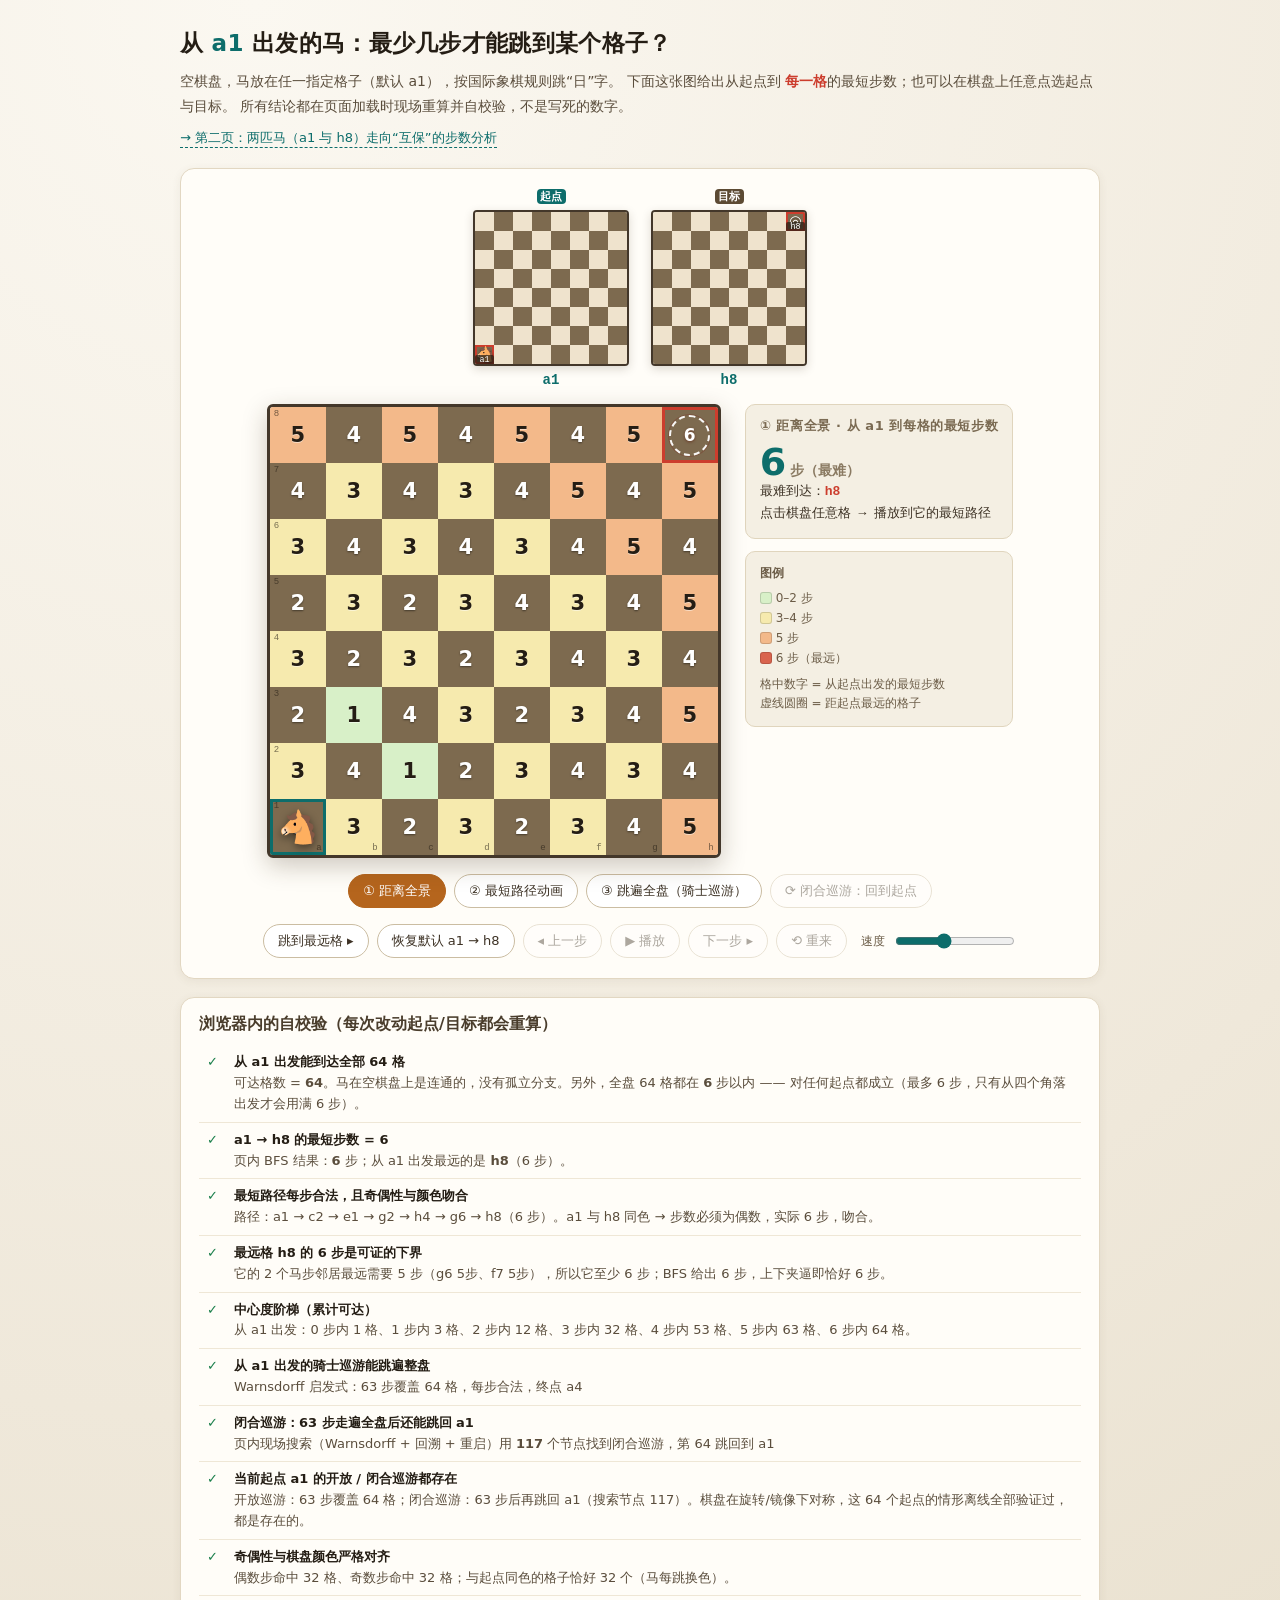
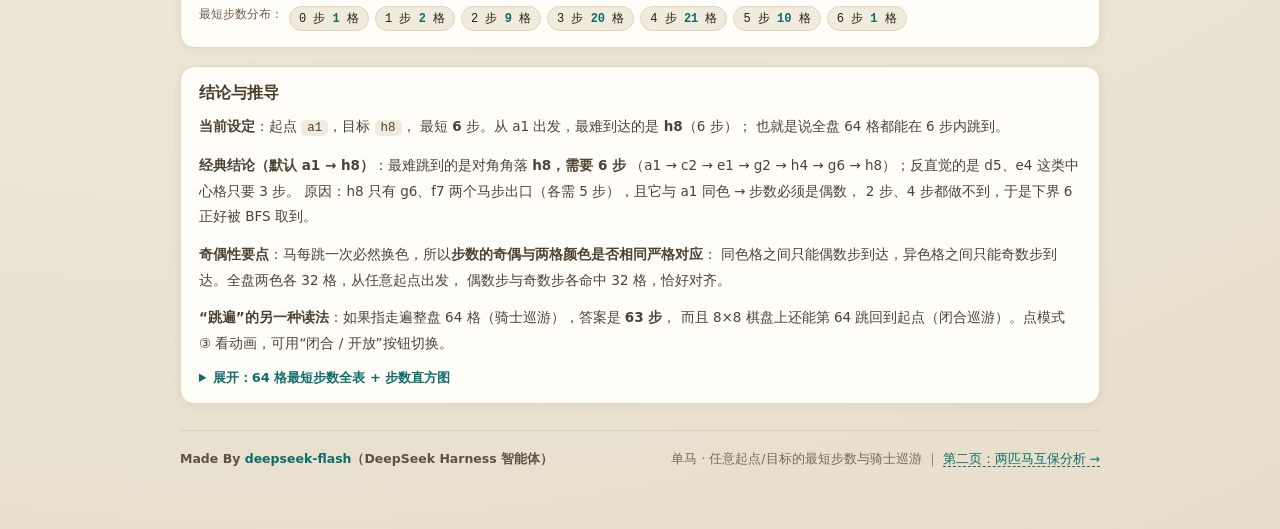
<file: index.html>
<!DOCTYPE html>
<html lang="zh-CN">
<head>
<meta charset="utf-8">
<meta name="viewport" content="width=device-width,initial-scale=1">
<title>马步最短路径 · 任意起点与目标（默认 a1 → h8）</title>
<link rel="stylesheet" href="common.css">
</head>
<body>
<header>
  <h1>从 <span id="hStart">a1</span> 出发的马：最少几步才能跳到某个格子？</h1>
  <p class="lead">
    空棋盘，马放在任一指定格子（默认 a1），按国际象棋规则跳“日”字。
    下面这张图给出从起点到 <b>每一格</b>的最短步数；也可以在棋盘上任意点选起点与目标。
    所有结论都在页面加载时现场重算并自校验，不是写死的数字。
  </p>
  <a class="navlink" href="two-knights.html">→ 第二页：两匹马（a1 与 h8）走向“互保”的步数分析</a>
</header>

<main>
  <section class="panel board-panel">
    <div class="pickers">
      <div class="picker-box" id="pickStartBox">
        <div class="cap"><span class="numtag t1">起点</span></div>
        <div id="pickStart"></div>
        <div class="val" id="valStart">a1</div>
      </div>
      <div class="picker-box" id="pickTargetBox">
        <div class="cap"><span class="numtag">目标</span></div>
        <div id="pickTarget"></div>
        <div class="val" id="valTarget">h8</div>
      </div>
    </div>

    <div class="stage">
      <div><div class="board" id="board"></div></div>
      <div class="side">
        <div class="readout">
          <h3 id="roTitle">当前模式</h3>
          <div class="big" id="roBig">–<small>步</small></div>
          <div class="moves" id="roMoves">–</div>
        </div>
        <div class="readout legend">
          <div style="margin-bottom:6px"><b>图例</b></div>
          <div><span class="swatch" style="background:#d8f0c8"></span>0–2 步</div>
          <div><span class="swatch" style="background:#f6eaae"></span>3–4 步</div>
          <div><span class="swatch" style="background:#f3b98a"></span>5 步</div>
          <div><span class="swatch" style="background:#d9644e"></span>6 步（最远）</div>
          <div style="margin-top:6px">格中数字 = 从起点出发的最短步数<br>虚线圆圈 = 距起点最远的格子</div>
        </div>
      </div>
    </div>

    <div class="controls">
      <button id="btnDist" class="primary">① 距离全景</button>
      <button id="btnPath">② 最短路径动画</button>
      <button id="btnTour">③ 跳遍全盘（骑士巡游）</button>
      <button id="btnClose" disabled>⟳ 闭合巡游：回到起点</button>
    </div>
    <div class="controls">
      <button id="btnFarthest">跳到最远格 ▸</button>
      <button id="btnDefault">恢复默认 a1 → h8</button>
      <button id="btnPrev" disabled>◂ 上一步</button>
      <button id="btnPlay" disabled>▶ 播放</button>
      <button id="btnNext" disabled>下一步 ▸</button>
      <button id="btnReset" disabled>⟲ 重来</button>
      <span class="speed">速度<input type="range" id="speed" min="120" max="1400" value="620" step="20"></span>
    </div>
  </section>

  <section class="panel">
    <h2>浏览器内的自校验（每次改动起点/目标都会重算）</h2>
    <table class="verify" id="verify"></table>
    <div class="dist-chips" id="distChips"></div>
  </section>

  <section class="panel">
    <h2>结论与推导</h2>
    <div class="grid-note" id="conclusion"></div>
    <details>
      <summary>展开：64 格最短步数全表 + 步数直方图</summary>
      <div class="sum-grid" id="sumGrid"></div>
      <div class="hist" id="hist"></div>
    </details>
  </section>
</main>

<footer class="site-footer">
  <div class="madeby">Made By <b>deepseek-flash</b>（DeepSeek Harness 智能体）</div>
  <div>单马 · 任意起点/目标的最短步数与骑士巡游 ｜ <a href="two-knights.html">第二页：两匹马互保分析 →</a></div>
</footer>

<script src="knight-core.js"></script>
<script>
(function(){
"use strict";
const K = window.KnightCore;
const {N, FILES, inB, nameOf, parseAlg, isKnight, isDark, cellColor, bfs, bfsPath,
       warnsdorffTour, closedKnightTour, verifyTour, createPicker} = K;

/* ============================================================
   状态：起点 / 目标 都可以任意指定
   ============================================================ */
const DEFAULT_START = "a1", DEFAULT_TARGET = "h8";
const state = {
  start: DEFAULT_START, target: DEFAULT_TARGET,
  dist: null, farthest: [], maxDist: 0,
  openTour: null, closedTour: null, tourNodes: 0,
  mode: "dist", path: [], tour: [], closed: true,
  idx: 0, playing: false, timer: null
};

const board = document.getElementById("board");
const cellEls = new Map();
const piece = document.createElement("div");
piece.className = "piece";
piece.textContent = "🐴";

function heatColor(d){
  if(d <= 2) return "#d8f0c8";
  if(d <= 4) return "#f6eaae";
  if(d === 5) return "#f3b98a";
  return "#d9644e";
}

/* ---------- 创建主棋盘 ---------- */
for(let r = N - 1; r >= 0; r--){
  for(let f = 0; f < N; f++){
    const alg = nameOf(f, r);
    const el = document.createElement("div");
    el.className = "cell hoverable " + cellColor(f, r);
    const lab = document.createElement("div");
    lab.className = "lab";
    el.appendChild(lab);
    const ring = document.createElement("div");
    ring.className = "ring";
    el.appendChild(ring);
    if(f === 0){
      const co = document.createElement("div");
      co.className = "coord r"; co.textContent = (r + 1); el.appendChild(co);
    }
    if(r === 0){
      const co = document.createElement("div");
      co.className = "coord f"; co.textContent = FILES[f]; el.appendChild(co);
    }
    el.addEventListener("click", () => {
      if(state.mode !== "dist") return;
      state.target = alg;
      document.getElementById("valTarget").textContent = alg;
      if(pickerTarget) pickerTarget.set(alg, true);
      paintPickerMarks();
      setMode("path");
    });
    board.appendChild(el);
    cellEls.set(alg, {el, lab, cell:{f, r, alg}});
  }
}
board.appendChild(piece);

/* 把棋子放到主棋盘的某格（平移量与 .cell 的 offsetLeft/Top 同一坐标系） */
function placeAt(f, r, instant){
  const entry = cellEls.get(nameOf(f, r));
  if(!entry) return;
  piece.classList.toggle("instant", !!instant);
  piece.style.transform = "translate(" + entry.el.offsetLeft + "px," + entry.el.offsetTop + "px)";
  if(instant) void piece.offsetWidth;
}

/* ============================================================
   棋盘渲染
   ============================================================ */
function resetCells(){
  for(const [alg, {el, lab, cell}] of cellEls){
    el.classList.remove("target", "start", "max");
    el.style.background = "";
    lab.textContent = state.dist ? state.dist[cell.f][cell.r] : "·";
    lab.style.color = isDark(cell.f, cell.r) ? "#fff" : "";
    if(alg === state.start) el.classList.add("start");
    if(alg === state.target) el.classList.add("target");
    if(state.dist && state.maxDist > 0 && state.dist[cell.f][cell.r] === state.maxDist) el.classList.add("max");
  }
}
function heatCells(){
  for(const {el, cell} of cellEls.values()){
    if(!isDark(cell.f, cell.r)) el.style.background = heatColor(state.dist[cell.f][cell.r]);
  }
}

/* 起点变化 → 重算距离、最远格、巡游 */
function recompute(){
  const [sf, sr] = parseAlg(state.start);
  state.dist = bfs(sf, sr);
  state.maxDist = 0;
  for(let f = 0; f < N; f++) for(let r = 0; r < N; r++) state.maxDist = Math.max(state.maxDist, state.dist[f][r]);
  state.farthest = [];
  for(let f = 0; f < N; f++) for(let r = 0; r < N; r++){
    if(state.dist[f][r] === state.maxDist) state.farthest.push(nameOf(f, r));
  }
  state.farthest.sort();
  state.openTour = warnsdorffTour(sf, sr);
  const cl = closedKnightTour(sf, sr);
  state.closedTour = cl.tour;
  state.tourNodes = cl.nodes;
  document.getElementById("hStart").textContent = state.start;
}

/* ============================================================
   小棋盘选择器
   ============================================================ */
let pickerStart = null, pickerTarget = null;
function paintPickerMarks(){
  if(!pickerStart || !pickerTarget) return;
  pickerStart.setPieces({[state.start]: "🐴"});
  pickerStart.setBanner(state.start);
  pickerTarget.setPieces({[state.target]: "◎"});
  pickerTarget.setBanner(state.target);
}
function rebuildPickers(){
  const hostS = document.getElementById("pickStart");
  const hostT = document.getElementById("pickTarget");
  hostS.innerHTML = ""; hostT.innerHTML = "";
  pickerStart = createPicker(hostS, state.start, alg => {
    state.start = alg;
    document.getElementById("valStart").textContent = alg;
    recompute();
    paintPickerMarks();
    setMode(state.mode);
  }, {pieces: {[state.start]: "🐴"}, cell: 19});
  pickerTarget = createPicker(hostT, state.target, alg => {
    state.target = alg;
    document.getElementById("valTarget").textContent = alg;
    paintPickerMarks();
    setMode("path");
  }, {cell: 19});
  paintPickerMarks();
}

/* ============================================================
   三种模式与动画
   ============================================================ */
const $ = id => document.getElementById(id);
const roTitle = $("roTitle"), roBig = $("roBig"), roMoves = $("roMoves");
const btnDist = $("btnDist"), btnPath = $("btnPath"), btnTour = $("btnTour"), btnClose = $("btnClose");
const btnPrev = $("btnPrev"), btnNext = $("btnNext"), btnPlay = $("btnPlay"), btnReset = $("btnReset");
const btnFarthest = $("btnFarthest"), btnDefault = $("btnDefault"), speed = $("speed");

const stepDelay = () => 1600 - Number(speed.value);
const tourSeq = close => (close && state.closedTour) ? state.closedTour.concat([parseAlg(state.start)]) : (state.openTour || []);

function stopPlay(){
  state.playing = false;
  btnPlay.textContent = "▶ 播放";
  if(state.timer){ clearTimeout(state.timer); state.timer = null; }
}

function setMode(mode){
  stopPlay();
  state.mode = mode;
  btnDist.classList.toggle("active", mode === "dist");
  btnPath.classList.toggle("active", mode === "path");
  btnTour.classList.toggle("active", mode === "tour");

  resetCells(); heatCells();

  const nav = (mode === "path" || mode === "tour");
  btnPrev.disabled = !nav; btnNext.disabled = !nav;
  btnPlay.disabled = !nav; btnReset.disabled = !nav;
  btnClose.disabled = (mode !== "tour") || !state.closedTour;
  btnClose.classList.toggle("active", mode === "tour" && state.closed);

  if(mode === "dist"){
    roTitle.textContent = "① 距离全景 · 从 " + state.start + " 到每格的最短步数";
    roBig.innerHTML = state.maxDist + "<small>步（最难）</small>";
    roMoves.innerHTML = "最难到达：<b>" + state.farthest.join("、") + "</b><br>点击棋盘任意格 → 播放到它的最短路径";
    placeAt(...parseAlg(state.start), true);
    return;
  }

  if(mode === "path"){
    const s = parseAlg(state.start), t = parseAlg(state.target);
    state.path = (state.start === state.target) ? [s] : (bfsPath(state.dist, s[0], s[1], t[0], t[1]) || []);
    state.idx = state.path.length - 1;
    roTitle.textContent = "② 最短路径 · " + state.start + " → " + state.target;
    placeAt(...s, true);
    renderPathFrame(state.idx);
    return;
  }

  state.tour = tourSeq(state.closed);
  state.idx = 0;
  roTitle.textContent = "③ 骑士巡游 · 从 " + state.start + " 跳遍全部 64 格";
  placeAt(...parseAlg(state.start), true);
  renderTourFrame(0);
}

function renderPathFrame(i){
  resetCells(); heatCells();
  for(let k = 0; k <= i; k++){
    const {lab} = cellEls.get(nameOf(...state.path[k]));
    lab.textContent = k;
    lab.style.color = (k === i) ? "#cc3d2d" : "#0d6d6b";
  }
  placeAt(...state.path[i], false);
  const total = state.path.length - 1;
  roBig.innerHTML = i + "<small>步 / 共 " + total + " 步</small>";
  roMoves.innerHTML = state.path.map(([f,r], k) =>
    k === i ? "<b>" + nameOf(f,r) + "</b>" : nameOf(f,r)).join(" → ");
  roMoves.scrollTop = roMoves.scrollHeight;
  btnPrev.disabled = (i === 0);
  btnNext.disabled = btnPlay.disabled = (i === total);
}

function renderTourFrame(i){
  const total = state.tour.length - 1;
  const isClosing = state.closed && state.tour.length === 65 && i === total;
  const stepOf = new Map();
  for(let k = 0; k <= i; k++) stepOf.set(nameOf(...state.tour[k]), k);
  for(const [alg, {lab}] of cellEls){
    const k = stepOf.get(alg);
    if(k === undefined){ lab.textContent = "·"; lab.style.color = "#9a8b74"; }
    else if(alg === state.start && isClosing){ lab.textContent = "63↩"; lab.style.color = "#cc3d2d"; }
    else { lab.textContent = k; lab.style.color = (k === i) ? "#cc3d2d" : "#0d6d6b"; }
  }
  placeAt(...state.tour[i], false);
  roBig.innerHTML = i + "<small>步 / 共 " + total + " 步</small>";
  const from = Math.max(0, i - 23);
  roMoves.innerHTML = state.tour.slice(from, i + 1).map(([f,r], k) =>
    (from + k) === i ? "<b>" + nameOf(f,r) + "</b>" : nameOf(f,r)).join(" → ") +
    (isClosing ? "<br><b>第 64 跳回到起点 " + state.start + " —— 闭合巡游成立</b>" : "") +
    (state.closed && state.tour.length === 65 && !isClosing
      ? "<br><span style='color:#8a7a62'>最后一步将跳回起点（共 64 跳）</span>" : "");
  roMoves.scrollTop = roMoves.scrollHeight;
  btnPrev.disabled = (i === 0);
  btnNext.disabled = btnPlay.disabled = (i === total);
}

const currentLen = () => state.mode === "path" ? state.path.length : state.mode === "tour" ? state.tour.length : 0;
function renderCurrent(){
  if(state.mode === "path") renderPathFrame(state.idx);
  else if(state.mode === "tour") renderTourFrame(state.idx);
}
function advance(){
  if(state.mode === "dist" || state.idx >= currentLen() - 1){ stopPlay(); return; }
  state.idx++; renderCurrent();
  if(state.idx >= currentLen() - 1){ stopPlay(); return; }
  state.timer = setTimeout(advance, stepDelay());
}

btnDist.addEventListener("click", () => setMode("dist"));
btnPath.addEventListener("click", () => setMode("path"));
btnTour.addEventListener("click", () => setMode("tour"));
btnNext.addEventListener("click", () => { stopPlay(); if(state.idx < currentLen() - 1){ state.idx++; renderCurrent(); } });
btnPrev.addEventListener("click", () => { stopPlay(); if(state.idx > 0){ state.idx--; renderCurrent(); } });
btnReset.addEventListener("click", () => { stopPlay(); state.idx = 0; renderCurrent(); });
btnPlay.addEventListener("click", () => {
  if(state.playing){ stopPlay(); return; }
  if(state.idx >= currentLen() - 1) state.idx = 0;
  state.playing = true; btnPlay.textContent = "⏸ 暂停";
  renderCurrent();
  state.timer = setTimeout(advance, stepDelay());
});
btnFarthest.addEventListener("click", () => {
  state.target = state.farthest[0];
  pickerTarget.set(state.target, true);
  document.getElementById("valTarget").textContent = state.target;
  paintPickerMarks();
  setMode("path");
});
btnDefault.addEventListener("click", () => {
  state.start = DEFAULT_START; state.target = DEFAULT_TARGET;
  document.getElementById("valStart").textContent = DEFAULT_START;
  document.getElementById("valTarget").textContent = DEFAULT_TARGET;
  pickerStart.set(DEFAULT_START, true);
  pickerTarget.set(DEFAULT_TARGET, true);
  recompute(); paintPickerMarks();
  renderStats(); renderConclusion();
  setMode("dist");
});
btnClose.addEventListener("click", () => {
  if(!state.closedTour) return;
  state.closed = !state.closed;
  state.tour = tourSeq(state.closed);
  state.idx = 0;
  btnClose.classList.toggle("active", state.closed);
  btnClose.textContent = state.closed ? "⟳ 闭合巡游：回到起点" : "⟳ 开放巡游：停在终点";
  stopPlay(); renderTourFrame(0);
});

/* ============================================================
   自校验 + 结论
   ============================================================ */
function renderStats(){
  const rows = [];
  const v = (ok, title, detail) => rows.push({ok, title, detail});
  const s = parseAlg(state.start), t = parseAlg(state.target);
  const buckets = {};
  for(let f = 0; f < N; f++) for(let r = 0; r < N; r++){
    const d = state.dist[f][r];
    buckets[d] = (buckets[d] || 0) + 1;
  }
  const reach = state.dist.flat().filter(x => x >= 0).length;
  const dST = state.dist[t[0]][t[1]];

  v(reach === 64, "从 " + state.start + " 出发能到达全部 64 格",
    "可达格数 = <b>" + reach + "</b>。马在空棋盘上是连通的，没有孤立分支。" +
    "另外，全盘 64 格都在 <b>" + state.maxDist + "</b> 步以内 —— 对任何起点都成立（最多 6 步，只有从四个角落出发才会用满 6 步）。");

  v(dST >= 0, state.start + " → " + state.target + " 的最短步数 = " + dST,
    "页内 BFS 结果：<b>" + dST + "</b> 步" + (dST === 0 ? "（起点与目标相同）" : "") +
    "；从 " + state.start + " 出发最远的是 <b>" + state.farthest.join("、") + "</b>（" + state.maxDist + " 步）。");

  const p = (state.start === state.target) ? [s] : bfsPath(state.dist, s[0], s[1], t[0], t[1]);
  let legal = !!p && (p.length - 1) === dST;
  if(p){
    for(let i = 1; i < p.length; i++){
      if(!isKnight(p[i-1][0], p[i-1][1], p[i][0], p[i][1])) legal = false;
      if(state.dist[p[i][0]][p[i][1]] !== state.dist[p[i-1][0]][p[i-1][1]] + 1) legal = false;
    }
  }
  const sameColor = isDark(s[0], s[1]) === isDark(t[0], t[1]);
  v(legal && ((dST % 2 === 0) === sameColor), "最短路径每步合法，且奇偶性与颜色吻合",
    "路径：" + (p ? p.map(([f,r]) => nameOf(f,r)).join(" → ") : "回溯失败") + "（" + (p ? p.length - 1 : "?") + " 步）。" +
    state.start + " 与 " + state.target + (sameColor ? " 同色 → 步数必须为偶数" : " 异色 → 步数必须为奇数") +
    "，实际 " + dST + " 步，吻合。");

  {
    const far = parseAlg(state.farthest[0]);
    const nbs = K.neighbors(far[0], far[1]);
    const maxNb = Math.max(...nbs.map(([f,r]) => state.dist[f][r]));
    v(state.dist[far[0]][far[1]] === maxNb + 1, "最远格 " + state.farthest[0] + " 的 " + state.maxDist + " 步是可证的下界",
      "它的 " + nbs.length + " 个马步邻居最远需要 " + maxNb + " 步（" +
      nbs.map(([f,r]) => nameOf(f,r) + " " + state.dist[f][r] + "步").join("、") +
      "），所以它至少 " + (maxNb + 1) + " 步；BFS 给出 " + state.maxDist + " 步，上下夹逼即恰好 " + state.maxDist + " 步。");

    /* 中心度阶梯：多少格能在 k 步内到达 */
    const ladder = [];
    for(let k = 0; k <= state.maxDist; k++){
      let n = 0;
      for(let f = 0; f < N; f++) for(let r = 0; r < N; r++) if(state.dist[f][r] <= k) n++;
      ladder.push(k + " 步内 " + n + " 格");
    }
    v(ladder[ladder.length - 1].endsWith("64 格"), "中心度阶梯（累计可达）",
      "从 " + state.start + " 出发：" + ladder.join("、") + "。");
  }

  /* 巡游 */
  {
    const vt = verifyTour(state.openTour, s[0], s[1]);
    v(vt.ok, "从 " + state.start + " 出发的骑士巡游能跳遍整盘",
      state.openTour ? "Warnsdorff 启发式：" + (state.openTour.length - 1) + " 步覆盖 64 格，每步合法，终点 " + vt.end : "生成失败");
  }
  {
    const vc = state.closedTour ? verifyTour(state.closedTour, s[0], s[1]) : {ok: false};
    v(!!(vc.ok && vc.closed), "闭合巡游：63 步走遍全盘后还能跳回 " + state.start,
      state.closedTour
        ? "页内现场搜索（Warnsdorff + 回溯 + 重启）用 <b>" + state.tourNodes + "</b> 个节点找到闭合巡游，第 64 跳回到 " + state.start
        : "未找到闭合巡游（页面降级为开放巡游）");
  }
  {
    /* 轻量校验：当前起点的巡游确实存在（不做 8 次重算，避免每次交互都卡顿） */
    const okOpen = !!state.openTour && state.openTour.length === 64;
    const okClosed = !!state.closedTour && state.closedTour.length === 64;
    v(okOpen && okClosed, "当前起点 " + state.start + " 的开放 / 闭合巡游都存在",
      "开放巡游：" + (okOpen ? "63 步覆盖 64 格" : "生成失败") + "；" +
      "闭合巡游：" + (okClosed ? "63 步后再跳回 " + state.start + "（搜索节点 " + state.tourNodes + "）" : "未找到（降级为开放巡游）") +
      "。棋盘在旋转/镜像下对称，这 64 个起点的情形离线全部验证过，都是存在的。");
  }
  {
    const even = Object.keys(buckets).filter(k => Number(k) % 2 === 0).reduce((a,k) => a + buckets[k], 0);
    v(even === 32, "奇偶性与棋盘颜色严格对齐",
      "偶数步命中 " + even + " 格、奇数步命中 " + (64 - even) + " 格；与起点同色的格子恰好 32 个（马每跳换色）。");
  }

  document.getElementById("verify").innerHTML = rows.map(r =>
    "<tr><td class='" + (r.ok ? "ok" : "bad") + "'>" + (r.ok ? "✓" : "✗") +
    "</td><td><b>" + r.title + "</b><br><span style='color:#5a4d3c'>" + r.detail + "</span></td></tr>").join("");

  document.getElementById("distChips").innerHTML =
    "<span style='font-size:12px;color:#6b5c47'>最短步数分布：</span>" +
    Object.keys(buckets).sort((a,b) => a - b).map(k =>
      "<span class='chip'>" + k + " 步 <b>" + buckets[k] + "</b> 格</span>").join("");

  const sumGrid = document.getElementById("sumGrid");
  sumGrid.innerHTML = "";
  for(let r = N - 1; r >= 0; r--){
    for(let f = 0; f < N; f++){
      const d = state.dist[f][r];
      const div = document.createElement("div");
      div.textContent = d;
      div.style.background = heatColor(d);
      div.style.color = isDark(f,r) ? "#3b2f22" : "#2c2418";
      div.title = nameOf(f,r) + " → " + d + " 步";
      sumGrid.appendChild(div);
    }
  }
  const hist = document.getElementById("hist");
  hist.innerHTML = "";
  const maxCount = Math.max(...Object.values(buckets));
  for(const k of Object.keys(buckets).sort((a,b) => a - b)){
    const row = document.createElement("div");
    row.className = "row";
    row.innerHTML = "<span class='k'>" + k + " 步</span>" +
      "<span class='bar' style='width:" + (buckets[k] / maxCount * 260) + "px;background:" + heatColor(Number(k)) + "'></span>" +
      "<span class='n'>" + buckets[k] + " 格</span>";
    hist.appendChild(row);
  }
}

function renderConclusion(){
  const s = parseAlg(state.start), t = parseAlg(state.target);
  const dST = state.dist[t[0]][t[1]];
  const isDefault = (state.start === DEFAULT_START && state.target === DEFAULT_TARGET);
  document.getElementById("conclusion").innerHTML = `
<p style="margin:0 0 12px"><b>当前设定</b>：起点 <code>${state.start}</code>，目标 <code>${state.target}</code>，
最短 <b>${dST}</b> 步。从 ${state.start} 出发，最难到达的是 <b>${state.farthest.join("、")}</b>（${state.maxDist} 步）；
也就是说全盘 64 格都能在 ${state.maxDist} 步内跳到。</p>
${isDefault ? `
<p style="margin:0 0 12px"><b>经典结论（默认 a1 → h8）</b>：最难跳到的是对角角落 <b>h8，需要 6 步</b>
（a1 → c2 → e1 → g2 → h4 → g6 → h8）；反直觉的是 d5、e4 这类中心格只要 3 步。
原因：h8 只有 g6、f7 两个马步出口（各需 5 步），且它与 a1 同色 → 步数必须是偶数，
2 步、4 步都做不到，于是下界 6 正好被 BFS 取到。</p>` : `
<p style="margin:0 0 12px"><b>换个起点会怎样？</b>由棋盘的对称性，起点的“到最远格需要几步”（离心率）
只取决于它属于哪一类：<b>4 个角落</b>最差（要 6 步才能碰到最远格），
<b>24 格</b>是最“居中”的一类（4 步），剩下 <b>36 格</b>需要 5 步。
所以无论马放在哪，<b>全盘 64 格都能在 6 步内跳到</b>，而且只有从四个角落出发才会用满 6 步。</p>`}
<p style="margin:0 0 12px"><b>奇偶性要点</b>：马每跳一次必然换色，所以<b>步数的奇偶与两格颜色是否相同严格对应</b>：
同色格之间只能偶数步到达，异色格之间只能奇数步到达。全盘两色各 32 格，从任意起点出发，
偶数步与奇数步各命中 32 格，恰好对齐。</p>
<p style="margin:0"><b>“跳遍”的另一种读法</b>：如果指走遍整盘 64 格（骑士巡游），答案是 <b>63 步</b>，
而且 8×8 棋盘上还能第 64 跳回到起点（闭合巡游）。点模式 ③ 看动画，可用“闭合 / 开放”按钮切换。</p>`;
}

/* ============================================================
   启动
   ============================================================ */
recompute();
rebuildPickers();
renderStats();
renderConclusion();
setMode("dist");

window.addEventListener("resize", () => {
  const cur = state.mode === "path" ? state.path[state.idx]
            : state.mode === "tour" ? state.tour[state.idx] : null;
  placeAt(...(cur || parseAlg(state.start)), true);
});

window.__knight = {state, K};
})();
</script>
</body>
</html>
</file>
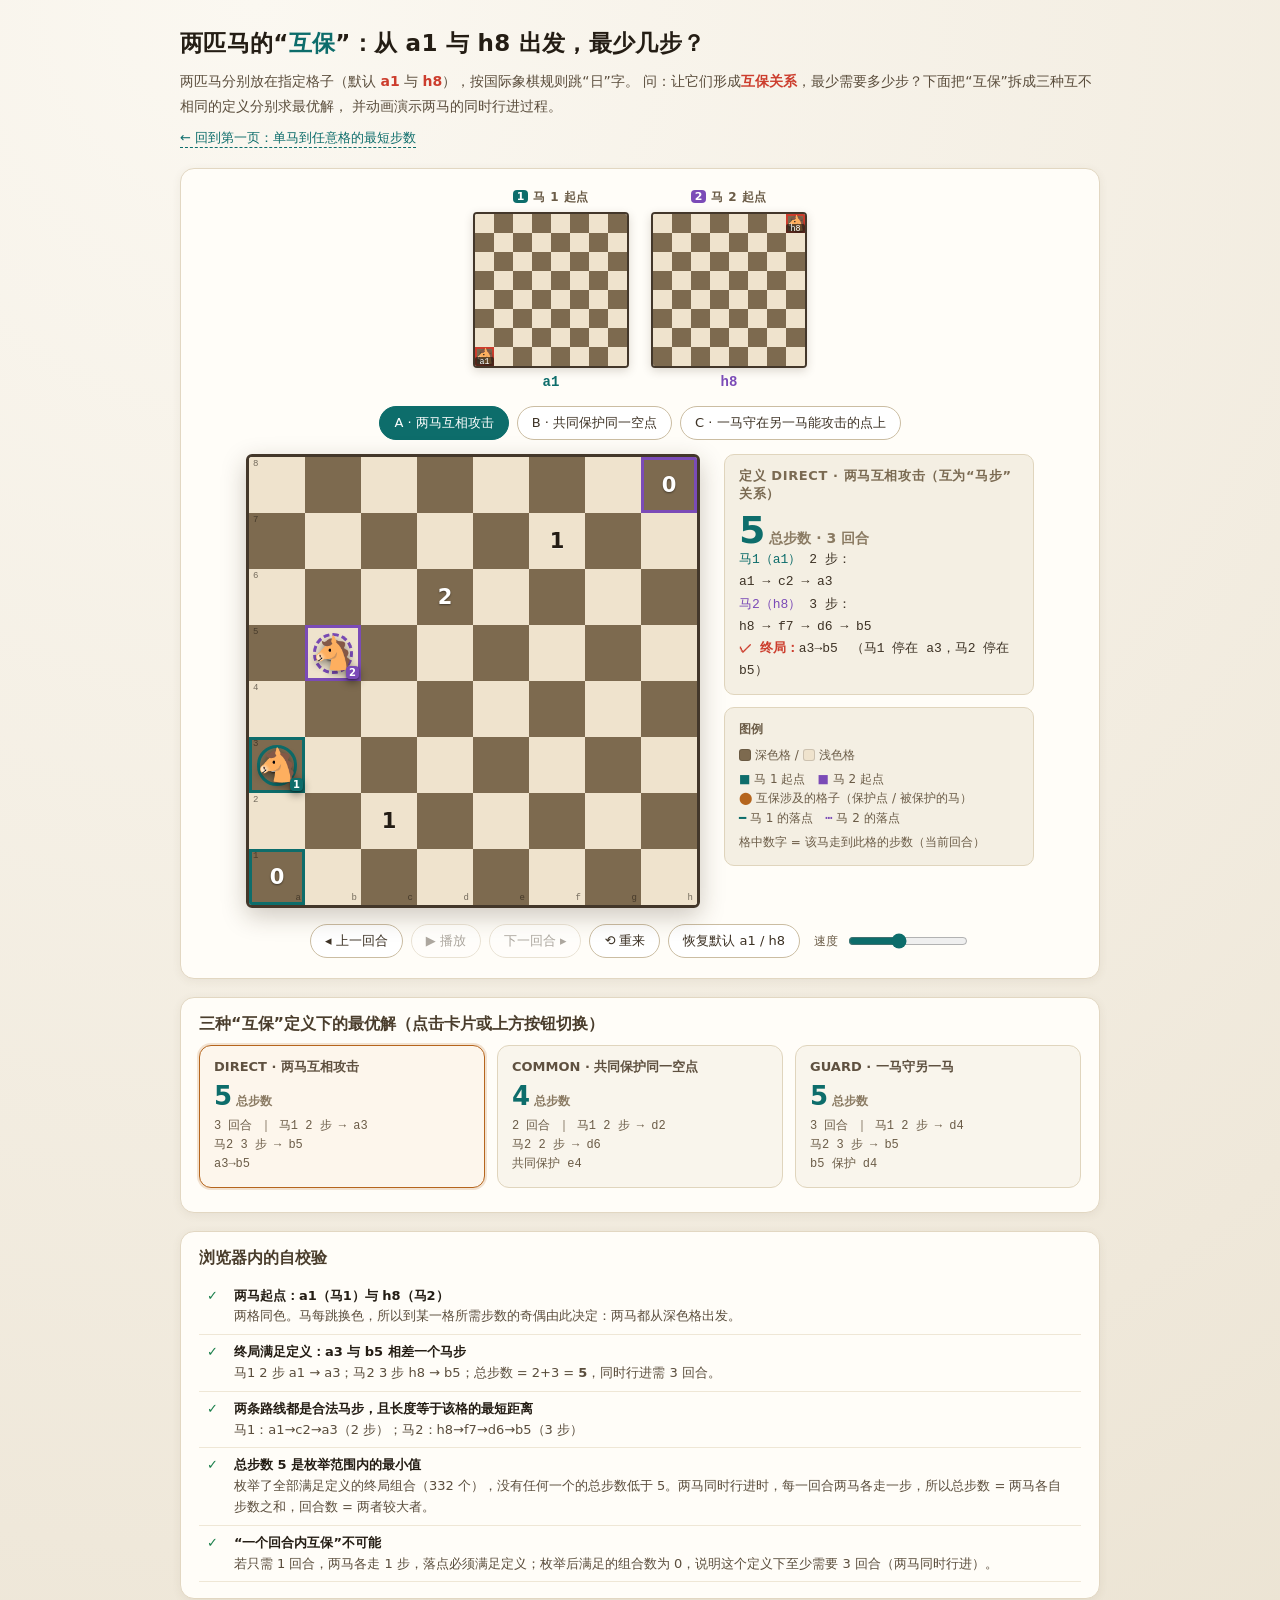
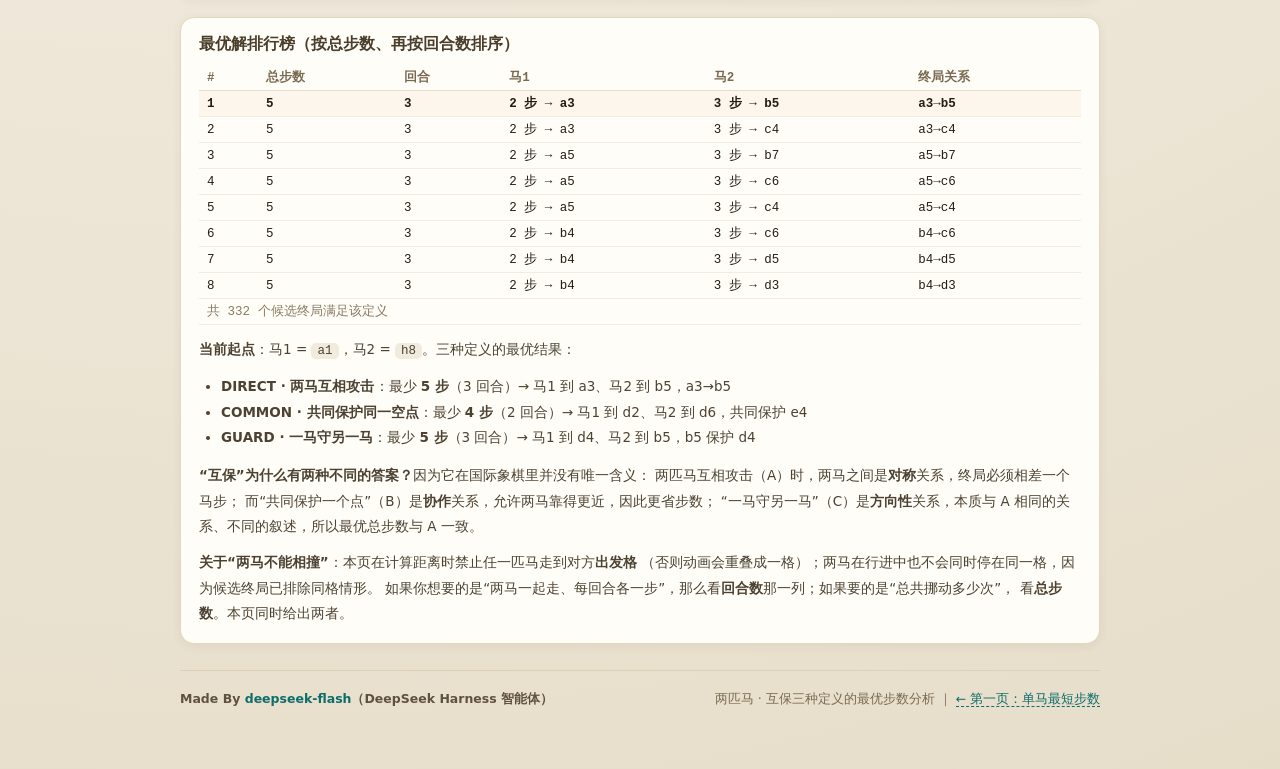
<file: two-knights.html>
<!DOCTYPE html>
<html lang="zh-CN">
<head>
<meta charset="utf-8">
<meta name="viewport" content="width=device-width,initial-scale=1">
<title>两匹马的“互保”分析 · a1 与 h8 出发需要多少步</title>
<link rel="stylesheet" href="common.css">
<style>
.pattern-tabs{display:flex;gap:8px;flex-wrap:wrap;justify-content:center;margin:2px 0 14px}
.pattern-tabs button{font-size:13px}
.answer-grid{display:grid;grid-template-columns:repeat(auto-fit,minmax(250px,1fr));gap:12px;margin-bottom:6px}
.answer-card{border:1px solid #e0d5bd;border-radius:12px;padding:12px 14px;background:#f9f5ec;cursor:pointer;transition:.15s}
.answer-card:hover{border-color:#c9b48d;background:#fdfaf3}
.answer-card.on{border-color:var(--accent2);background:#fdf6ec;box-shadow:0 0 0 2px rgba(181,101,29,.18)}
.answer-card h4{margin:0 0 6px;font-size:13px;color:#5f5140}
.answer-card .num{font-size:26px;font-weight:800;color:var(--accent);font-variant-numeric:tabular-nums;line-height:1.1}
.answer-card .num small{font-size:12px;font-weight:600;color:#8a7a62;margin-left:4px}
.answer-card .det{font-size:12px;color:#6b5c47;line-height:1.6;margin-top:6px;font-family:Consolas,monospace;word-break:break-all}
table.rank{width:100%;border-collapse:collapse;font-size:12.5px;font-family:Consolas,monospace}
table.rank th{text-align:left;color:#7a6a52;font-weight:600;padding:4px 8px;border-bottom:1px solid #e7ddc9;font-family:inherit}
table.rank td{padding:4px 8px;border-bottom:1px solid #f2ece0}
table.rank tr.best td{background:#fdf6ec;font-weight:700}
.legendline{font-size:12px;color:#6b5c47;line-height:1.7;margin-top:8px}
.m1t{color:var(--c1);font-weight:700}
.m2t{color:var(--c2);font-weight:700}
</style>
</head>
<body>
<header>
  <h1>两匹马的“<span>互保</span>”：从 a1 与 h8 出发，最少几步？</h1>
  <p class="lead">
    两匹马分别放在指定格子（默认 <b class="m1t">a1</b> 与 <b class="m2t">h8</b>），按国际象棋规则跳“日”字。
    问：让它们形成<b>互保关系</b>，最少需要多少步？下面把“互保”拆成三种互不相同的定义分别求最优解，
    并动画演示两马的同时行进过程。
  </p>
  <a class="navlink" href="index.html">← 回到第一页：单马到任意格的最短步数</a>
</header>

<main>
  <section class="panel board-panel">
    <div class="pickers">
      <div class="picker-box c1" id="pickABox">
        <div class="cap"><span class="numtag t1">1</span> 马 1 起点</div>
        <div id="pickA"></div>
        <div class="val" id="valA">a1</div>
      </div>
      <div class="picker-box c2" id="pickBBox">
        <div class="cap"><span class="numtag t2">2</span> 马 2 起点</div>
        <div id="pickB"></div>
        <div class="val" id="valB">h8</div>
      </div>
    </div>

    <div class="pattern-tabs">
      <button id="patDirect" class="primary">A · 两马互相攻击</button>
      <button id="patCommon">B · 共同保护同一空点</button>
      <button id="patGuard">C · 一马守在另一马能攻击的点上</button>
    </div>

    <div class="stage">
      <div><div class="board" id="board"></div></div>
      <div class="side">
        <div class="readout">
          <h3 id="roTitle">当前定义</h3>
          <div class="big" id="roBig">–<small>步</small></div>
          <div class="moves" id="roMoves">–</div>
        </div>
        <div class="readout legend">
          <div style="margin-bottom:6px"><b>图例</b></div>
          <div><span class="swatch" style="background:#7d6a4f"></span>深色格 / <span class="swatch" style="background:#efe3cd"></span>浅色格</div>
          <div style="margin-top:4px"><span class="m1t">■</span> 马 1 起点　<span class="m2t">■</span> 马 2 起点</div>
          <div><span style="color:var(--accent2)">⬤</span> 互保涉及的格子（保护点 / 被保护的马）</div>
          <div><span class="m1t">━</span> 马 1 的落点　<span class="m2t">┅</span> 马 2 的落点</div>
          <div style="margin-top:4px">格中数字 = 该马走到此格的步数（当前回合）</div>
        </div>
      </div>
    </div>

    <div class="controls">
      <button id="btnPrev" disabled>◂ 上一回合</button>
      <button id="btnPlay" disabled>▶ 播放</button>
      <button id="btnNext" disabled>下一回合 ▸</button>
      <button id="btnReset" disabled>⟲ 重来</button>
      <button id="btnDemo">恢复默认 a1 / h8</button>
      <span class="speed">速度<input type="range" id="speed" min="150" max="1500" value="700" step="20"></span>
    </div>
  </section>

  <section class="panel">
    <h2>三种“互保”定义下的最优解（点击卡片或上方按钮切换）</h2>
    <div class="answer-grid" id="answerGrid"></div>
    <div class="legendline" id="defNote"></div>
  </section>

  <section class="panel">
    <h2>浏览器内的自校验</h2>
    <table class="verify" id="verify"></table>
  </section>

  <section class="panel">
    <h2>最优解排行榜（按总步数、再按回合数排序）</h2>
    <div class="rank-wrap">
      <table class="rank" id="rankTable"></table>
    </div>
    <div class="grid-note" id="conclusion" style="margin-top:12px"></div>
  </section>
</main>

<footer class="site-footer">
  <div class="madeby">Made By <b>deepseek-flash</b>（DeepSeek Harness 智能体）</div>
  <div>两匹马 · 互保三种定义的最优步数分析 ｜ <a href="index.html">← 第一页：单马最短步数</a></div>
</footer>

<script src="knight-core.js"></script>
<script>
(function(){
"use strict";
const K = window.KnightCore;
const {N, FILES, inB, nameOf, parseAlg, isKnight, isDark, cellColor, bfs, bfsPath, neighbors,
       mutualProtection, PATTERN_LABEL, createPicker} = K;

const DEFAULT_A = "a1", DEFAULT_B = "h8";
const state = {
  A: DEFAULT_A, B: DEFAULT_B,
  pattern: "direct",
  results: {},          // pattern -> mutualProtection 结果
  best: null,
  round: 0, playing: false, timer: null
};

const board = document.getElementById("board");
const cellEls = new Map();
const pieceA = document.createElement("div");
pieceA.className = "piece m1";
pieceA.innerHTML = '🐴<span class="tag">1</span>';
const pieceB = document.createElement("div");
pieceB.className = "piece m2";
pieceB.innerHTML = '🐴<span class="tag">2</span>';

for(let r = N - 1; r >= 0; r--){
  for(let f = 0; f < N; f++){
    const alg = nameOf(f, r);
    const el = document.createElement("div");
    el.className = "cell " + cellColor(f, r);
    const lab = document.createElement("div");
    lab.className = "lab";
    el.appendChild(lab);
    const gr = document.createElement("div");
    gr.className = "guardring";
    el.appendChild(gr);
    if(f === 0){
      const co = document.createElement("div");
      co.className = "coord r"; co.textContent = (r + 1); el.appendChild(co);
    }
    if(r === 0){
      const co = document.createElement("div");
      co.className = "coord f"; co.textContent = FILES[f]; el.appendChild(co);
    }
    board.appendChild(el);
    cellEls.set(alg, {el, lab, gr, cell:{f, r, alg}});
  }
}
board.appendChild(pieceA);
board.appendChild(pieceB);

function placePiece(el, f, r, instant){
  const entry = cellEls.get(nameOf(f, r));
  if(!entry) return;
  el.classList.toggle("instant", !!instant);
  el.style.transform = "translate(" + entry.el.offsetLeft + "px," + entry.el.offsetTop + "px)";
  if(instant) void el.offsetWidth;
}

/* ============================================================
   求解三种定义
   ============================================================ */
function solveAll(){
  const a = parseAlg(state.A), b = parseAlg(state.B);
  for(const p of ["direct", "common", "guard"]){
    state.results[p] = mutualProtection(a[0], a[1], b[0], b[1], p, {maxRound: 7});
  }
}

/* 判断某个候选解的终局是否满足定义（用于自校验） */
function checkBest(pattern, best){
  if(!best) return null;
  const [q1f, q1r] = best.q1, [q2f, q2r] = best.q2;
  if(pattern === "direct") return {ok: isKnight(q1f, q1r, q2f, q2r), note: nameOf(q1f,q1r) + " 与 " + nameOf(q2f,q2r) + " 相差一个马步"};
  if(pattern === "guard")   return {ok: isKnight(q1f, q1r, q2f, q2r), note: nameOf(q2f,q2r) + " 攻击 " + nameOf(q1f,q1r)};
  const shared = neighbors(q1f, q1r).filter(([f,r]) => isKnight(f, r, q2f, q2r));
  return {ok: shared.length > 0, note: "共同保护 " + shared.map(([f,r]) => nameOf(f,r)).join("、")};
}

/* ============================================================
   棋盘绘制
   ============================================================ */
/* 棋盘逐回合绘制：格中数字 = 各马走到该格是第几步（逐步累积，不提前剧透） */
function paintBoard(){
  const a = parseAlg(state.A), b = parseAlg(state.B);
  const best = state.best;
  const r = state.round;
  const aPos = best ? best.p1[Math.min(r, best.m1)] : a;
  const bPos = best ? best.p2[Math.min(r, best.m2)] : b;
  const done = best ? r >= Math.max(best.m1, best.m2) : false;

  for(const {el, lab, cell} of cellEls.values()){
    el.classList.remove("protected", "guarded1", "guarded2", "endA", "endB");
    lab.textContent = "";
    lab.style.color = isDark(cell.f, cell.r) ? "#fff" : "";
  }
  cellEls.get(state.A).el.classList.add("startA");
  cellEls.get(state.B).el.classList.add("startB");

  if(best){
    const mark = (path, upto) => {
      for(let k = 0; k <= Math.min(upto, path.length - 1); k++){
        const alg = nameOf(...path[k]);
        const {lab} = cellEls.get(alg);
        lab.textContent = (lab.textContent && lab.textContent !== String(k)) ? lab.textContent + "/" + k : String(k);
      }
    };
    mark(best.p1, r);
    mark(best.p2, r);
  }
  // 两马当前所处格显示各自的步数（先行到位的马会保持它的步数不变）
  if(best){
    cellEls.get(nameOf(...aPos)).lab.textContent = Math.min(r, best.m1);
    cellEls.get(nameOf(...bPos)).lab.textContent = Math.min(r, best.m2);
  }

  if(best && done){
    const [q1f, q1r] = best.q1, [q2f, q2r] = best.q2;
    cellEls.get(nameOf(q1f, q1r)).el.classList.add("endA", "guarded1");
    cellEls.get(nameOf(q2f, q2r)).el.classList.add("endB", "guarded2");
    if(state.pattern === "common"){
      for(const [f,rr] of neighbors(q1f, q1r)){
        if(isKnight(f, rr, q2f, q2r)) cellEls.get(nameOf(f, rr)).el.classList.add("protected");
      }
    } else {
      cellEls.get(nameOf(q1f, q1r)).el.classList.add("protected");
      cellEls.get(nameOf(q2f, q2r)).el.classList.add("protected");
    }
  }
  placePiece(pieceA, aPos[0], aPos[1], true);
  placePiece(pieceB, bPos[0], bPos[1], true);
}

/* ============================================================
   回合与动画
   ============================================================ */
const $ = id => document.getElementById(id);
const roTitle = $("roTitle"), roBig = $("roBig"), roMoves = $("roMoves");
const btnPrev = $("btnPrev"), btnNext = $("btnNext"), btnPlay = $("btnPlay"), btnReset = $("btnReset");
const btnDemo = $("btnDemo"), speed = $("speed");

const totalRounds = () => state.best ? Math.max(state.best.m1, state.best.m2) : 0;
const stepDelay = () => 1650 - Number(speed.value);

function stopPlay(){
  state.playing = false;
  btnPlay.textContent = "▶ 播放";
  if(state.timer){ clearTimeout(state.timer); state.timer = null; }
}
function setRound(r){
  state.round = Math.max(0, Math.min(r, totalRounds()));
  paintBoard();
  renderReadout();
  btnPrev.disabled = (state.round === 0);
  btnNext.disabled = btnPlay.disabled = (state.round >= totalRounds());
}
function advance(){
  if(state.round >= totalRounds()){ stopPlay(); return; }
  setRound(state.round + 1);
  if(state.round >= totalRounds()){ stopPlay(); return; }
  state.timer = setTimeout(advance, stepDelay());
}

function renderReadout(){
  const best = state.best;
  if(!best){
    roBig.innerHTML = "–";
    roMoves.textContent = "当前定义在搜索范围内无解。";
    return;
  }
  const r = state.round, done = r >= totalRounds();
  roTitle.textContent = "定义 " + state.pattern.toUpperCase() + " · " + PATTERN_LABEL[state.pattern];
  roBig.innerHTML = best.total + "<small>总步数 · " + totalRounds() + " 回合</small>";
  const p1 = best.p1.slice(0, Math.min(r, best.m1) + 1).map(([f,rr]) => nameOf(f,rr));
  const p2 = best.p2.slice(0, Math.min(r, best.m2) + 1).map(([f,rr]) => nameOf(f,rr));
  roMoves.innerHTML =
    "<span class='m1text'>马1（" + state.A + "）</span> " + best.m1 + " 步：<br>" + p1.join(" → ") +
    "<br><span class='m2text'>马2（" + state.B + "）</span> " + best.m2 + " 步：<br>" + p2.join(" → ") +
    "<br>" + (done
      ? "<b>✓ 终局：</b>" + best.note + "　（马1 停在 " + nameOf(...best.q1) + "，马2 停在 " + nameOf(...best.q2) + "）"
      : "<span style='color:#8a7a62'>已走 " + r + " / " + totalRounds() + " 回合</span>");
  roMoves.scrollTop = roMoves.scrollHeight;
}

/* ============================================================
   结果卡片 / 排行榜 / 自校验
   ============================================================ */
const PATTERNS = ["direct", "common", "guard"];
const SHORT = {direct: "两马互相攻击", common: "共同保护同一空点", guard: "一马守另一马"};
const DESC = {
  direct: "终局时两匹马彼此都是对方的合法马步落点 —— 你吃我、我也吃你，标准的“互保/互攻”关系。",
  common: "两匹马各自站在同一个空点的马步范围内，共同保护那个点（实战里常用来守一个关键格）。",
  guard:  "一匹马停在另一匹马能攻击到的格子上：后者负责保护前者（方向性关系，与 direct 的对称关系不同）。"
};

function renderCards(){
  const host = $("answerGrid");
  host.innerHTML = "";
  for(const p of PATTERNS){
    const R = state.results[p];
    const b = R ? R.best : null;
    const card = document.createElement("div");
    card.className = "answer-card" + (p === state.pattern ? " on" : "");
    card.innerHTML = "<h4>" + p.toUpperCase() + " · " + SHORT[p] + "</h4>" +
      (b
        ? "<div class='num'>" + b.total + "<small>总步数</small></div>" +
          "<div class='det'>" + totalRoundsOf(R) + " 回合 ｜ 马1 " + b.m1 + " 步 → " + nameOf(...b.q1) +
          "<br>马2 " + b.m2 + " 步 → " + nameOf(...b.q2) + "<br>" + b.note + "</div>"
        : "<div class='num'>无解</div><div class='det'>搜索范围内没有满足该定义的终局</div>");
    card.addEventListener("click", () => selectPattern(p));
    host.appendChild(card);
  }
}
const totalRoundsOf = R => R.best ? Math.max(R.best.m1, R.best.m2) : 0;

function renderRank(){
  const R = state.results[state.pattern];
  const t = $("rankTable");
  if(!R || !R.candidates.length){ t.innerHTML = "<tr><td>无候选解</td></tr>"; return; }
  const rows = R.candidates.slice(0, 8);
  t.innerHTML = "<tr><th>#</th><th>总步数</th><th>回合</th><th>马1</th><th>马2</th><th>终局关系</th></tr>" +
    rows.map((c, i) => "<tr class='" + (i === 0 ? "best" : "") + "'><td>" + (i + 1) + "</td><td>" + c.total +
      "</td><td>" + c.rounds + "</td><td>" + c.m1 + " 步 → " + nameOf(...c.q1) +
      "</td><td>" + c.m2 + " 步 → " + nameOf(...c.q2) + "</td><td>" + c.note + "</td></tr>").join("") +
    "<tr><td colspan='6' style='color:#8a7a62'>共 " + R.candidates.length + " 个候选终局满足该定义</td></tr>";
}

function renderVerify(){
  const a = parseAlg(state.A), b = parseAlg(state.B);
  const best = state.best;
  const rows = [];
  const v = (ok, title, detail) => rows.push({ok, title, detail});

  v(true, "两马起点：" + state.A + "（马1）与 " + state.B + "（马2）",
    "两格" + (isDark(a[0],a[1]) === isDark(b[0],b[1]) ? "同色" : "异色") +
    "。马每跳换色，所以到某一格所需步数的奇偶由此决定：两马都从" +
    (isDark(a[0],a[1]) ? "深色" : "浅色") + "格出发。");

  if(!best){
    v(false, "当前定义下未找到解", "可放宽搜索回合上限或换一个定义。");
  } else {
    const chk = checkBest(state.pattern, best);
    v(chk.ok, "终局满足定义：" + chk.note,
      "马1 " + best.m1 + " 步 " + state.A + " → " + nameOf(...best.q1) +
      "；马2 " + best.m2 + " 步 " + state.B + " → " + nameOf(...best.q2) +
      "；总步数 = " + best.m1 + "+" + best.m2 + " = <b>" + best.total + "</b>，同时行进需 " + totalRoundsOf(state.results[state.pattern]) + " 回合。");

    /* 路径合法性 + 与最短距离一致 */
    let ok = true, detail = [];
    for(const [nm, path, dist] of [["马1", best.p1, state.results[state.pattern].distA],
                                    ["马2", best.p2, state.results[state.pattern].distB]]){
      let legal = path.length - 1 === (nm === "马1" ? best.m1 : best.m2);
      for(let i = 1; i < path.length; i++){
        if(!isKnight(path[i-1][0], path[i-1][1], path[i][0], path[i][1])) legal = false;
      }
      const end = path[path.length - 1];
      if(dist[end[0]][end[1]] !== path.length - 1) legal = false;
      if(!legal) ok = false;
      detail.push(nm + "：" + path.map(([f,r]) => nameOf(f,r)).join("→") + "（" + (path.length - 1) + " 步）");
    }
    v(ok, "两条路线都是合法马步，且长度等于该格的最短距离", detail.join("；"));

    /* 下界论证：是否可能更省 */
    const R = state.results[state.pattern];
    const cheaper = R.candidates.filter(c => c.total < best.total).length;
    v(cheaper === 0, "总步数 " + best.total + " 是枚举范围内的最小值",
      "枚举了全部满足定义的终局组合（" + R.candidates.length + " 个），没有任何一个的总步数低于 " + best.total +
      "。两马同时行进时，每一回合两马各走一步，所以总步数 = 两马各自步数之和，回合数 = 两者较大者。");

    /* 1 回合内不可能 */
    const one = R.candidates.filter(c => c.rounds <= 1).length;
    v(one === 0, "“一个回合内互保”不可能",
      "若只需 1 回合，两马各走 1 步，落点必须满足定义；枚举后满足的组合数为 " + one +
      "，说明这个定义下至少需要 " + totalRoundsOf(R) + " 回合（两马同时行进）。");
  }

  $("verify").innerHTML = rows.map(r =>
    "<tr><td class='" + (r.ok ? "ok" : "bad") + "'>" + (r.ok ? "✓" : "✗") +
    "</td><td><b>" + r.title + "</b><br><span style='color:#5a4d3c'>" + r.detail + "</span></td></tr>").join("");
}

function renderConclusion(){
  const a = state.A, b = state.B, R = state.results;
  const parts = PATTERNS.map(p => {
    const r = R[p];
    return "<li><b>" + p.toUpperCase() + " · " + SHORT[p] + "</b>：" +
      (r.best ? "最少 <b>" + r.best.total + " 步</b>（" + totalRoundsOf(r) + " 回合）→ " +
        "马1 到 " + nameOf(...r.best.q1) + "、马2 到 " + nameOf(...r.best.q2) + "，" + r.best.note
        : "无解") + "</li>";
  }).join("");
  $("conclusion").innerHTML = `
<p style="margin:0 0 10px"><b>当前起点</b>：马1 = <code>${a}</code>，马2 = <code>${b}</code>。三种定义的最优结果：</p>
<ul style="margin:0 0 12px;padding-left:22px;line-height:1.9">${parts}</ul>
<p style="margin:0 0 10px"><b>“互保”为什么有两种不同的答案？</b>因为它在国际象棋里并没有唯一含义：
两匹马互相攻击（A）时，两马之间是<b>对称</b>关系，终局必须相差一个马步；
而“共同保护一个点”（B）是<b>协作</b>关系，允许两马靠得更近，因此更省步数；
“一马守另一马”（C）是<b>方向性</b>关系，本质与 A 相同的关系、不同的叙述，所以最优总步数与 A 一致。</p>
<p style="margin:0"><b>关于“两马不能相撞”</b>：本页在计算距离时禁止任一匹马走到对方<b>出发格</b>
（否则动画会重叠成一格）；两马在行进中也不会同时停在同一格，因为候选终局已排除同格情形。
如果你想要的是“两马一起走、每回合各一步”，那么看<b>回合数</b>那一列；如果要的是“总共挪动多少次”，
看<b>总步数</b>。本页同时给出两者。</p>`;
}

/* ============================================================
   交互
   ============================================================ */
function selectPattern(p){
  state.pattern = p;
  state.best = state.results[p] ? state.results[p].best : null;
  $("patDirect").classList.toggle("primary", p === "direct");
  $("patCommon").classList.toggle("primary", p === "common");
  $("patGuard").classList.toggle("primary", p === "guard");
  $("defNote").innerHTML = "<b>当前定义（" + p.toUpperCase() + "）</b>：" + DESC[p];
  renderCards(); renderRank(); renderVerify(); renderConclusion();
  stopPlay();
  setRound(totalRounds());     // 默认直接展示终局
}
function resolve(){
  solveAll();
  state.best = state.results[state.pattern] ? state.results[state.pattern].best : null;
  renderCards(); renderRank(); renderVerify(); renderConclusion();
  stopPlay();
  setRound(totalRounds());
}

$("patDirect").addEventListener("click", () => selectPattern("direct"));
$("patCommon").addEventListener("click", () => selectPattern("common"));
$("patGuard").addEventListener("click", () => selectPattern("guard"));
btnNext.addEventListener("click", () => { stopPlay(); setRound(state.round + 1); });
btnPrev.addEventListener("click", () => { stopPlay(); setRound(state.round - 1); });
btnReset.addEventListener("click", () => { stopPlay(); setRound(0); });
btnPlay.addEventListener("click", () => {
  if(state.playing){ stopPlay(); return; }
  if(state.round >= totalRounds()) state.round = 0;
  state.playing = true; btnPlay.textContent = "⏸ 暂停";
  setRound(state.round);
  state.timer = setTimeout(advance, stepDelay());
});
$("btnDemo").addEventListener("click", () => {
  state.A = DEFAULT_A; state.B = DEFAULT_B;
  $("valA").textContent = DEFAULT_A; $("valB").textContent = DEFAULT_B;
  pickerA.set(DEFAULT_A, true); pickerB.set(DEFAULT_B, true);
  paintPickerMarks();
  resolve();
});

let pickerA = null, pickerB = null;
function paintPickerMarks(){
  if(!pickerA || !pickerB) return;
  pickerA.setPieces({[state.A]: "🐴"});
  pickerA.setBanner(state.A);
  pickerB.setPieces({[state.B]: "🐴"});
  pickerB.setBanner(state.B);
}
function buildPickers(){
  pickerA = createPicker($("pickA"), state.A, alg => {
    state.A = alg; $("valA").textContent = alg;
    paintPickerMarks(); resolve();
  }, {pieces: {[state.A]: "🐴"}, cell: 19});
  pickerB = createPicker($("pickB"), state.B, alg => {
    state.B = alg; $("valB").textContent = alg;
    paintPickerMarks(); resolve();
  }, {pieces: {[state.B]: "🐴"}, cell: 19});
  paintPickerMarks();
}

/* ============================================================
   启动
   ============================================================ */
buildPickers();
resolve();
btnReset.disabled = btnPrev.disabled;

window.addEventListener("resize", () => {
  const best = state.best;
  const r = state.round;
  if(best){
    const ap = best.p1[Math.min(r, best.m1)], bp = best.p2[Math.min(r, best.m2)];
    placePiece(pieceA, ap[0], ap[1], true);
    placePiece(pieceB, bp[0], bp[1], true);
  }
});

window.__two = {state, K};
})();
</script>
</body>
</html>
</file>
<file: common.css>
/* ============================================================================
   common.css —— 两页共用的排版与棋盘样式（含移动端适配）
   ========================================================================== */
:root{
  /* 棋盘格边长：桌面 56px；窄屏时按视口收缩，保证 8 列棋盘永不横向溢出。
     与 .board 内边距无关，因为 .board 用 box-sizing:content-box，只减去面板留白。 */
  --cell:56px;
  --dark:#7d6a4f;
  --light:#efe3cd;
  --ink:#241d14;
  --accent:#0d6d6b;
  --accent2:#b5651d;
  --warm:#cc3d2d;
  --c1:#0d6d6b;   /* 马 1 主题色 */
  --c2:#7b4bb7;   /* 马 2 主题色 */
}
@media (max-width:760px){
  :root{ --cell:calc((100vw - 64px) / 8); }
}
@media (max-width:400px){
  :root{ --cell:calc((100vw - 50px) / 8); }
}
*{box-sizing:border-box}
html{-webkit-text-size-adjust:100%}
body{
  margin:0;padding:28px 20px 60px;
  font-family:"Segoe UI","PingFang SC","Microsoft YaHei",system-ui,sans-serif;
  background:radial-gradient(circle at 20% 0%,#fbf8f1,#efe8da 60%,#e6ddc9);
  color:var(--ink);
  overflow-x:hidden;
}
header{max-width:920px;margin:0 auto 20px}
h1{font-size:23px;margin:0 0 10px;letter-spacing:.3px}
h1 span{color:var(--accent)}
.lead{margin:0;font-size:14px;line-height:1.8;color:#5a4d3c}
.lead b{color:var(--warm)}
main{max-width:920px;margin:0 auto}
.navlink{display:inline-block;margin-top:10px;font-size:13px;color:var(--accent);text-decoration:none;border-bottom:1px dashed var(--accent)}
.navlink:hover{color:var(--accent2);border-color:var(--accent2)}

.panel{
  background:#fffdf8;border:1px solid #e2d7c2;border-radius:14px;
  padding:16px 18px;margin-bottom:18px;
  box-shadow:0 2px 10px rgba(90,70,40,.07);
}
.panel h2{font-size:16px;margin:0 0 10px;color:#4a3d2c}
.board-panel{padding:20px}
.stage{display:flex;gap:24px;flex-wrap:wrap;align-items:flex-start;justify-content:center}

.board{
  position:relative;display:grid;
  grid-template-columns:repeat(8,var(--cell));
  grid-template-rows:repeat(8,var(--cell));
  border:3px solid #43372a;border-radius:6px;overflow:hidden;
  box-sizing:content-box;                 /* .cell 的 offsetLeft 在内容坐标系里 */
  box-shadow:0 8px 24px rgba(60,45,25,.25);
}
.cell{position:relative;display:flex;align-items:center;justify-content:center}
.cell.light{background:var(--light)}
.cell.dark{background:var(--dark)}
.cell .lab{
  position:absolute;inset:0;display:flex;align-items:center;justify-content:center;
  font-size:21px;font-weight:700;pointer-events:none;
  text-shadow:0 1px 0 rgba(255,255,255,.5);
}
.cell.dark .lab{color:#fff;text-shadow:0 1px 2px rgba(0,0,0,.45)}
.cell .coord{position:absolute;font-size:9px;opacity:.6;pointer-events:none;font-family:Consolas,monospace}
.cell .coord.f{right:4px;bottom:2px}
.cell .coord.r{left:4px;top:2px}
.cell.hoverable{cursor:pointer}
.cell.start{box-shadow:inset 0 0 0 3px var(--accent)}
.cell.target{outline:3px solid var(--warm);outline-offset:-3px}
.cell .ring{position:absolute;width:74%;height:74%;border-radius:50%;border:2px dashed rgba(255,255,255,.95);opacity:0;box-shadow:0 0 0 1px rgba(120,40,30,.35)}
.cell.max .ring{opacity:1}
.cell.max .lab{font-size:17px;text-shadow:0 1px 3px rgba(90,20,10,.55)}
.cell .guardring{
  position:absolute;inset:14%;border-radius:50%;opacity:0;pointer-events:none;
}
.cell.guarded1 .guardring,.cell.guarded2 .guardring{opacity:1}
.cell.guarded1 .guardring{border:3px solid var(--c1)}
.cell.guarded2 .guardring{border:3px dashed var(--c2)}
.cell.attacked{border:2px solid rgba(204,61,45,.55)}
/* 两匹马页面：正在被保护/攻击的落点 */
.cell.protected{box-shadow:inset 0 0 0 3px var(--accent2)}
.cell.protected .lab{color:#fff;text-shadow:0 1px 2px rgba(0,0,0,.6)}
.cell.startA{outline:3px solid var(--c1);outline-offset:-3px}
.cell.startB{outline:3px solid var(--c2);outline-offset:-3px}
.cell.endA{box-shadow:inset 0 0 0 3px var(--c1)}
.cell.endB{box-shadow:inset 0 0 0 3px var(--c2)}

.piece{
  position:absolute;left:0;top:0;width:var(--cell);height:var(--cell);
  display:flex;align-items:center;justify-content:center;font-size:32px;
  z-index:5;pointer-events:none;filter:drop-shadow(0 3px 4px rgba(0,0,0,.45));
  transition:transform .42s cubic-bezier(.2,.85,.3,1);
}
.piece.instant{transition:none}
.piece.m1{color:var(--c1)}
.piece.m2{color:var(--c2)}
.piece .tag{
  position:absolute;bottom:2px;right:2px;font-size:10px;font-weight:800;line-height:1.35;
  min-width:13px;text-align:center;border-radius:4px;padding:0 2px;color:#fff;
  background:#5c4a33;box-shadow:0 1px 2px rgba(0,0,0,.35);
}
.piece.m1 .tag{background:var(--c1)}
.piece.m2 .tag{background:var(--c2)}
/* 标题里的小编号牌 */
.numtag{
  display:inline-block;min-width:15px;text-align:center;border-radius:4px;
  font-size:11px;font-weight:800;color:#fff;background:#5c4a33;padding:0 3px;vertical-align:1px;
}
.numtag.t1{background:var(--c1)}
.numtag.t2{background:var(--c2)}

.side{min-width:250px;max-width:310px;display:flex;flex-direction:column;gap:12px}
.readout{background:#f4efe3;border:1px solid #e0d5bd;border-radius:10px;padding:12px 14px}
.readout h3{margin:0 0 8px;font-size:13px;letter-spacing:.6px;color:#7a6a52;font-weight:600}
.big{font-size:38px;line-height:1;font-weight:800;color:var(--accent);font-variant-numeric:tabular-nums}
.big small{font-size:14px;font-weight:600;color:#8a7a62;margin-left:4px}
.moves{font-family:Consolas,monospace;font-size:13px;line-height:1.7;word-break:break-all;max-height:150px;overflow:auto;color:#3d3225}
.moves b{color:var(--warm)}
.side .m1text{color:var(--c1)}
.side .m2text{color:var(--c2)}
.legend{font-size:12px;color:#6b5c47;line-height:1.65}
.swatch{display:inline-block;width:12px;height:12px;border-radius:3px;vertical-align:-2px;margin-right:4px;border:1px solid rgba(0,0,0,.15)}

.controls{display:flex;flex-wrap:wrap;gap:8px;align-items:center;margin-top:16px;justify-content:center}
button{
  font:inherit;font-size:13px;padding:7px 14px;border-radius:999px;cursor:pointer;
  border:1px solid #cbbda2;background:#fff;color:#3d3225;transition:.15s;
}
button:hover:not(:disabled){background:#f6efe2;border-color:#b9a684}
button.primary{background:var(--accent);border-color:var(--accent);color:#fff}
button.primary:hover:not(:disabled){background:#0b5c5a}
button.active{background:var(--accent2);border-color:var(--accent2);color:#fff}
button:disabled{opacity:.42;cursor:not-allowed}
.speed{display:flex;align-items:center;gap:8px;font-size:12px;color:#6b5c47;margin-left:6px}
input[type=range]{width:120px;accent-color:var(--accent)}

table.verify{width:100%;border-collapse:collapse;font-size:13px}
table.verify td{padding:7px 8px;border-bottom:1px solid #efe7d6;vertical-align:top;line-height:1.6}
table.verify td:first-child{width:26px;font-weight:700}
.ok{color:#1a7f4b;font-weight:600}
.bad{color:var(--warm);font-weight:600}
.grid-note{font-size:13.5px;line-height:1.9;color:#4d4232}
.grid-note code{background:#f1ebdd;padding:1px 6px;border-radius:5px;font-size:12.5px}
.dist-chips{display:flex;flex-wrap:wrap;gap:6px;margin-top:10px}
.chip{font-size:12px;padding:3px 9px;border-radius:999px;background:#f1ebdd;border:1px solid #e0d5bd;font-family:Consolas,monospace}
.chip b{color:var(--accent)}
details{margin-top:12px}
summary{cursor:pointer;font-size:13px;color:var(--accent);font-weight:600}
.sum-grid{display:grid;grid-template-columns:repeat(8,1fr);gap:3px;max-width:430px;margin-top:10px;font-family:Consolas,monospace;font-size:12px;text-align:center}
.sum-grid div{padding:4px 0;border-radius:3px}
.hist{margin-top:12px;display:flex;flex-direction:column;gap:4px;max-width:440px}
.hist .row{display:flex;align-items:center;gap:8px;font-size:12px;font-family:Consolas,monospace}
.hist .bar{height:14px;border-radius:3px;min-width:2px}
.hist .k{width:34px;text-align:right;color:#6b5c47}
.hist .n{color:#6b5c47}

/* ---------- 小棋盘选择器 ---------- */
.pickers{display:flex;gap:22px;flex-wrap:wrap;justify-content:center;margin-bottom:16px}
.picker-box{display:flex;flex-direction:column;align-items:center;gap:6px}
.picker-box .cap{font-size:12px;font-weight:700;letter-spacing:.5px;color:#6b5c47}
.picker-box .val{font-family:Consolas,monospace;font-size:14px;font-weight:700;color:var(--accent)}
.picker-box.c2 .val{color:var(--c2)}
.kc-picker{
  display:grid;grid-template-columns:repeat(8,var(--kc,18px));grid-template-rows:repeat(8,var(--kc,18px));
  border:2px solid #43372a;border-radius:4px;overflow:hidden;cursor:pointer;
  box-shadow:0 3px 10px rgba(60,45,25,.18);
}
.kc-cell{position:relative;display:flex;align-items:center;justify-content:center}
.kc-cell.light{background:var(--light)}
.kc-cell.dark{background:var(--dark)}
.kc-cell .kc-inner{font-size:calc(var(--kc,18px) * .78);line-height:1;pointer-events:none}
.kc-cell.kc-selected{box-shadow:inset 0 0 0 2px var(--warm)}
.kc-cell.kc-selected .kc-inner{color:#fff;text-shadow:0 1px 2px rgba(0,0,0,.6)}
/* 角标：只在选中格上显示该格坐标 */
.kc-cell .kc-banner{
  position:absolute;left:0;right:0;bottom:-1px;text-align:center;
  font-family:Consolas,monospace;font-size:calc(var(--kc,18px) * .44);
  color:#fff;background:rgba(40,30,20,.72);border-radius:2px;
  pointer-events:none;line-height:1.25;text-shadow:none;
}
.kc-cell.kc-marked{outline:2px solid var(--accent2);outline-offset:-2px}

@media (max-width:760px){
  .piece{font-size:24px}
  .cell .lab{font-size:15px}
}

/* ============================================================================
   移动端：单列堆叠、更大的点按目标、紧凑的间距
   ========================================================================== */
@media (max-width:760px){
  body{padding:16px 10px 44px}
  h1{font-size:19px;line-height:1.45}
  .lead{font-size:13px;line-height:1.75}
  .panel{padding:13px 12px;border-radius:12px}
  .board-panel{padding:13px 10px}
  .panel h2{font-size:15px}

  /* 棋盘与侧栏改为上下堆叠，侧栏占满一行 */
  .stage{flex-direction:column;gap:14px}
  .side{min-width:0;max-width:none;width:100%}
  .readout{padding:10px 12px}
  .big{font-size:32px}
  .moves{max-height:120px;font-size:12.5px}

  /* 选择器：缩到 16px 格，两个并排也能放进 360px 宽的手机 */
  .pickers{gap:10px;margin-bottom:12px}
  .kc-picker{--kc:16px}
  .picker-box{min-width:max-content}
  .picker-box .cap{font-size:11.5px}
  .picker-box .val{font-size:13px}

  /* 按钮：两列铺满，方便拇指点按（最小 44px 触控高度） */
  .controls{gap:8px;margin-top:12px}
  .controls button{flex:1 1 calc(50% - 8px);min-height:42px;padding:9px 10px;font-size:13px;border-radius:12px}
  .speed{flex:1 1 100%;justify-content:center;margin:2px 0 0}
  input[type=range]{width:min(60vw,240px)}

  /* 自校验表格：缩小字号，去掉多余留白 */
  table.verify{font-size:12.5px}
  table.verify td{padding:6px 5px}
  .dist-chips{gap:5px}
  .chip{font-size:11.5px;padding:3px 8px}

  /* 排行榜：极窄屏允许容器内横向滚动，不做成撑破布局的表格；右侧渐隐提示可滑 */
  .rank-wrap{
    overflow-x:auto;-webkit-overflow-scrolling:touch;
    -webkit-mask-image:linear-gradient(90deg,#000 0,#000 calc(100% - 26px),transparent 100%);
    mask-image:linear-gradient(90deg,#000 0,#000 calc(100% - 26px),transparent 100%);
  }
  table.rank{min-width:440px}

  .sum-grid{max-width:none}
  .hist{max-width:none}
}

@media (max-width:420px){
  h1{font-size:17.5px}
  /* 极窄屏才让按钮独占一行，否则保持两列，避免页面被拉得过长 */
  .controls button{font-size:12.5px;padding:9px 6px}
  .kc-picker{--kc:15px}
  .pickers{gap:8px}
  .piece .tag{font-size:9px;min-width:11px}
}
@media (max-width:330px){
  .controls button{flex:1 1 100%}
}

/* ============================================================================
   页脚署名
   ========================================================================== */
.site-footer{
  max-width:920px;margin:26px auto 0;padding-top:16px;
  border-top:1px solid #ddd0b6;
  font-size:12.5px;color:#7a6a52;line-height:1.9;
  display:flex;flex-wrap:wrap;gap:6px 16px;align-items:baseline;justify-content:space-between;
}
.site-footer .madeby{font-weight:700;color:#5f5140}
.site-footer .madeby b{color:var(--accent)}
.site-footer a{color:var(--accent);text-decoration:none;border-bottom:1px dashed var(--accent)}
@media (max-width:760px){
  .site-footer{margin-top:18px;font-size:12px;flex-direction:column;gap:4px}
}
</file>
